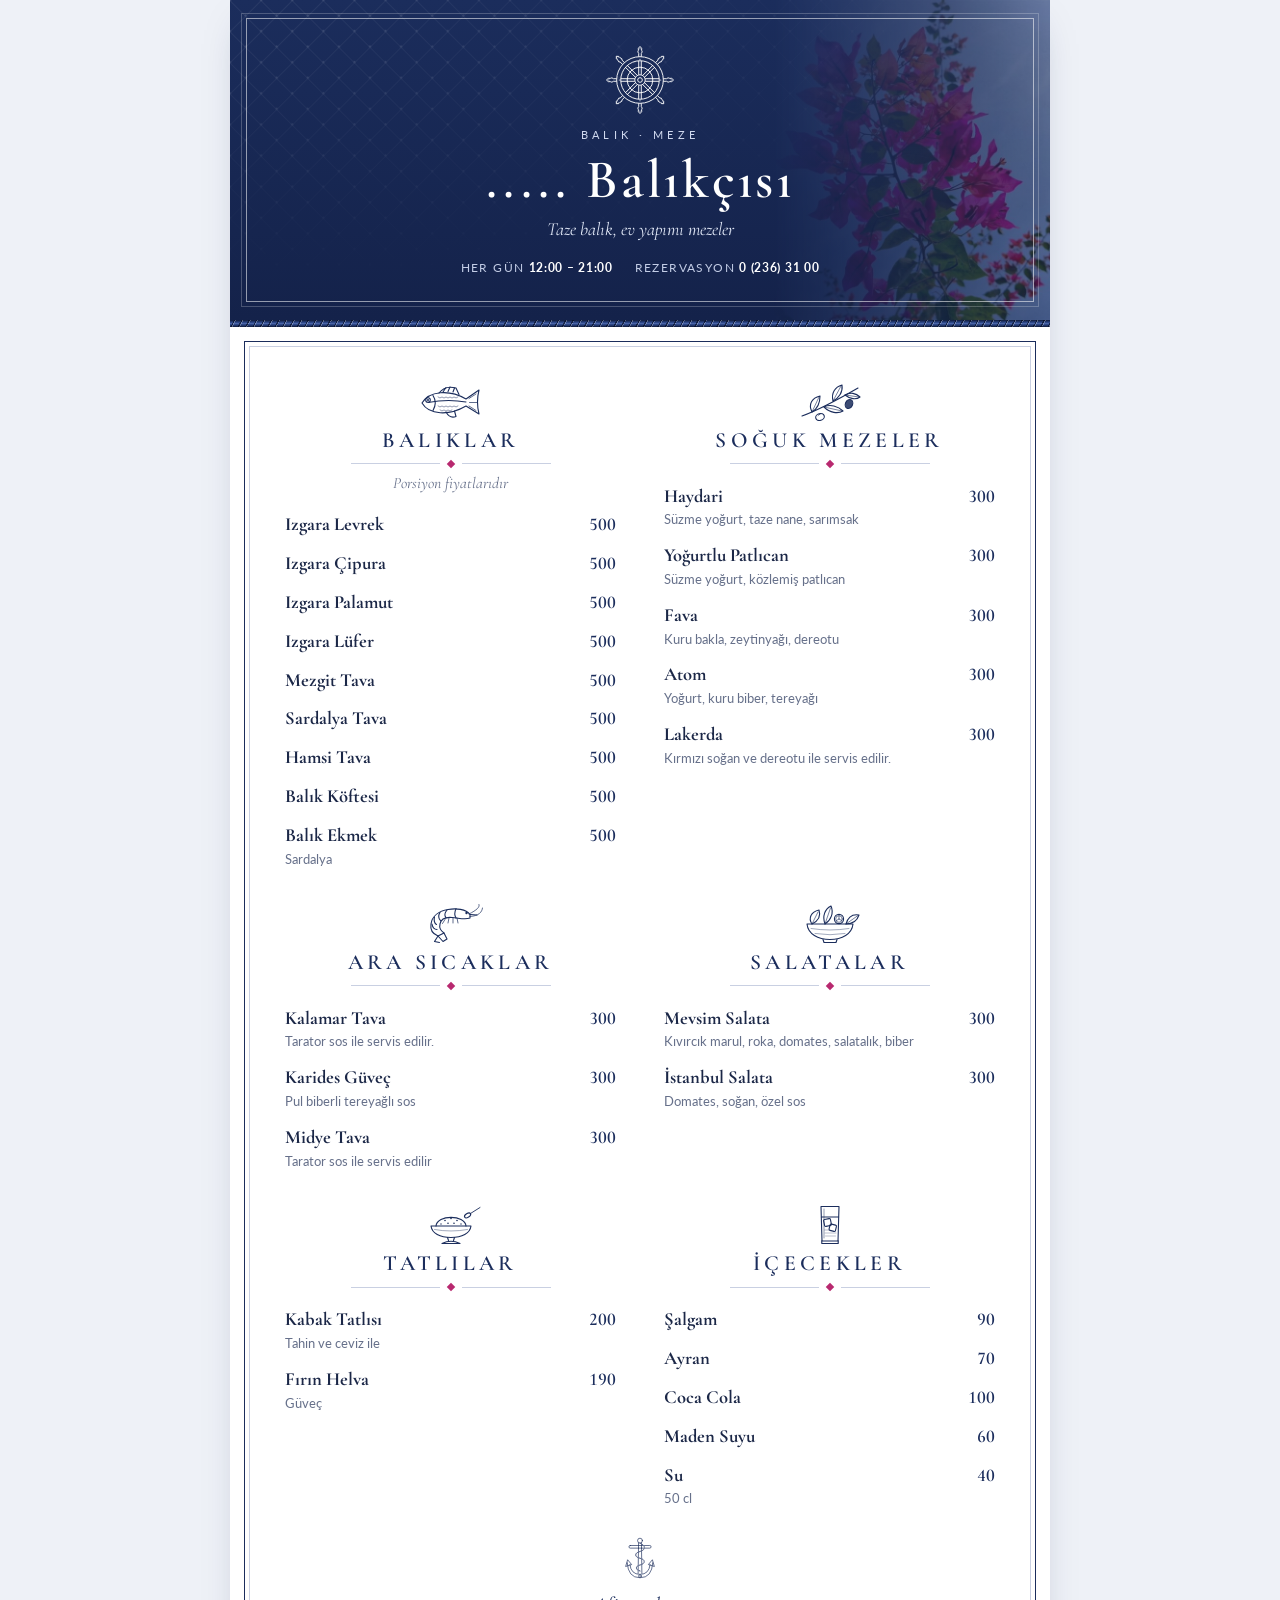
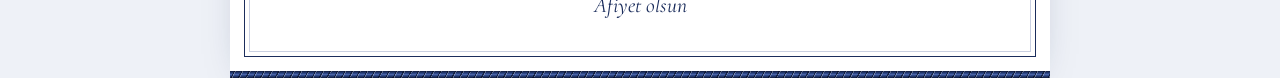
<file: index.html>
<!doctype html>
<html lang="tr">
<head>
  <meta charset="utf-8">
  <meta name="viewport" content="width=device-width, initial-scale=1">
  <!-- Telefon karanlık modda olsa da menü açık renkte kalsın -->
  <meta name="color-scheme" content="only light">
  <meta name="theme-color" content="#1b2d5c">
  <title>..... Balıkçısı · Menü</title>
  <link rel="preconnect" href="https://fonts.googleapis.com">
  <link rel="preconnect" href="https://fonts.gstatic.com" crossorigin>
  <link rel="stylesheet" href="https://fonts.googleapis.com/css2?family=Cormorant+Garamond:ital,wght@0,500;0,600;0,700;1,500&family=Lato:wght@400;700&display=swap">
  <link rel="stylesheet" href="css/menu.css">
</head>
<body>

<!-- ===== Çizimler (gravür tarzı, rengi CSS'teki "color" değerinden alır) ===== -->
<svg width="0" height="0" style="position:absolute" aria-hidden="true">
  <defs>
    <!-- Dümen -->
    <symbol id="helm" viewBox="0 0 120 120">
      <g fill="none" stroke="currentColor" stroke-width="1.6" stroke-linejoin="round">
        <circle cx="60" cy="60" r="40"/><circle cx="60" cy="60" r="33"/><circle cx="60" cy="60" r="22"/>
        <circle cx="60" cy="60" r="9"/><circle cx="60" cy="60" r="4"/>
        <g id="spoke">
          <path d="M57.8 51 V27 M62.2 51 V27"/>
          <path d="M57.8 20 V14.5 q-2.8 -2.5 -.6 -5.5 q-1.4 -3.5 2.8 -6.5 q4.2 3 2.8 6.5 q2.2 3 -.6 5.5 V20"/>
          <path d="M58.6 6.5 h2.8" stroke-width="1"/>
        </g>
        <use href="#spoke" transform="rotate(45 60 60)"/><use href="#spoke" transform="rotate(90 60 60)"/>
        <use href="#spoke" transform="rotate(135 60 60)"/><use href="#spoke" transform="rotate(180 60 60)"/>
        <use href="#spoke" transform="rotate(225 60 60)"/><use href="#spoke" transform="rotate(270 60 60)"/>
        <use href="#spoke" transform="rotate(315 60 60)"/>
      </g>
      <g fill="currentColor"><circle cx="60" cy="24.5" r="1"/><circle cx="95.5" cy="60" r="1"/><circle cx="60" cy="95.5" r="1"/><circle cx="24.5" cy="60" r="1"/></g>
    </symbol>

    <!-- Halatlı çapa -->
    <symbol id="anchor" viewBox="0 0 80 116">
      <g fill="none" stroke="currentColor" stroke-width="1.8" stroke-linejoin="round" stroke-linecap="round">
        <circle cx="40" cy="9" r="6.5"/>
        <path d="M14 22 H66 a3.5 3.5 0 0 1 0 7 H14 a3.5 3.5 0 0 1 0 -7 Z"/>
        <path d="M36 15.5 V29 M44 15.5 V29 M36 29 L35 96 M44 29 L45 96"/>
        <path d="M6 68 Q8 108 40 108 Q72 108 74 68 M13 73 Q16 99 40 99 Q64 99 67 73"/>
        <path d="M2 77 L7 60 L17 72 Z M78 77 L73 60 L63 72 Z"/>
        <circle cx="40" cy="103.5" r="3.6"/>
        <path d="M40 16 C56 21 56 34 40 38 C24 42 25 53 40 56 C55 59 55 71 40 74 C27 77 27 87 40 90" stroke-width="2.6"/>
        <path d="M40 16 C56 21 56 34 40 38 C24 42 25 53 40 56 C55 59 55 71 40 74 C27 77 27 87 40 90" stroke="#fff" stroke-width="1" stroke-dasharray="1.2 2.4"/>
      </g>
    </symbol>

    <!-- Kategori çizimleri -->
    <symbol id="fig-fish" viewBox="0 0 64 40">
      <g fill="none" stroke="currentColor" stroke-width="1.1" stroke-linejoin="round" stroke-linecap="round">
        <path d="M3 21 C10 9 30 7 47 17 L60 8 Q57 20 60 32 L47 24 C30 34 10 33 3 21 Z"/>
        <path d="M20 11 Q26 3 37 6 L40 12.5"/><path d="M24 10 L27 5.5 M29 9.5 L31 5 M34 10 L35.5 6"/>
        <path d="M27 30 Q31 37 37 34.5 L35.5 29"/>
        <path d="M14 13.5 Q18.5 20.5 14 28.5"/>
        <path d="M9 20.5 C22 18 36 18 47 20"/>
        <path d="M50 16.5 L57 12 M50.5 20.5 L58 20.5 M50 24 L57 28.5" stroke-width=".7"/>
        <g stroke-width=".6" opacity=".8">
          <path d="M19 15 q2 2 4 0 q2 2 4 0 q2 2 4 0 q2 2 4 0 q2 2 4 0"/>
          <path d="M19 24 q2 2 4 0 q2 2 4 0 q2 2 4 0 q2 2 4 0 q2 2 4 0"/>
          <path d="M21 28 q2 2 4 0 q2 2 4 0 q2 2 4 0"/>
        </g>
        <circle cx="9" cy="18" r="2.3"/>
      </g>
      <circle cx="9" cy="18" r="1" fill="currentColor"/>
    </symbol>

    <symbol id="fig-olive" viewBox="0 0 64 40">
      <g fill="none" stroke="currentColor" stroke-width="1.1" stroke-linecap="round" stroke-linejoin="round">
        <path d="M4 34 C18 29 34 21 60 6"/>
        <path d="M14 30 C10 22 14 16 22 14 C22 22 19 27 14 30 Z"/><path d="M14 30 L21 15" stroke-width=".6"/>
        <path d="M26 25 C32 31 40 32 45 29 C40 24 32 22 26 25 Z"/><path d="M26 25 L44 29" stroke-width=".6"/>
        <path d="M35 19 C33 11 37 5 44 3 C45 10 41 16 35 19 Z"/><path d="M35 19 L43 4" stroke-width=".6"/>
        <path d="M47 13 C52 17 58 18 62 15 C58 11 52 10 47 13 Z"/><path d="M47 13 L61 15" stroke-width=".6"/>
        <ellipse cx="22" cy="35" rx="4.4" ry="3.4" transform="rotate(-15 22 35)"/>
        <ellipse cx="51" cy="22" rx="3.6" ry="4.6" transform="rotate(25 51 22)"/>
      </g>
      <ellipse cx="51" cy="22" rx="3.6" ry="4.6" transform="rotate(25 51 22)" fill="currentColor" opacity=".85"/>
      <path d="M19.8 33.8 q1 -1.4 2.6 -1.6" stroke="currentColor" stroke-width=".7" fill="none"/>
    </symbol>

    <symbol id="fig-shrimp" viewBox="0 0 64 40">
      <g fill="none" stroke="currentColor" stroke-width="1.1" stroke-linecap="round" stroke-linejoin="round">
        <path d="M50 10 C58 6 61 3 60 0.5 M51 12.5 C60 12 63 8 63.5 4" stroke-width=".7"/>
        <path d="M58 11 L51 10.5"/>
        <path d="M51 10.5 C47 5 37 4 29 5.5 C20 7 13 12 12 20 C11 26 14 30 19 32 L25 29 C22 27 20 24 21 20 C22 15 27 13 33 13.5 C40 14 46 16 51 14 Z"/>
        <path d="M19 32 L24 37.5 L28 35 L25 29 M19 32 L15.5 37.5 L20.5 38.5"/>
        <path d="M28 6 C25.5 9 25.5 12 27 13.8 M21 8.5 C19 11.5 19.5 15 21.5 16.5 M15.5 13 C14.5 16 15.5 19.5 17.5 20.5 M13 20 C13.5 23 15.5 25.5 18 25.5 M37 4.6 C35.5 8 35.5 11.5 37 13.9"/>
        <path d="M38 14 l1 5 M34 14 l0 5 M30 14 l-1 5 M26 15.5 l-2.5 4" stroke-width=".7"/>
      </g>
      <circle cx="47.5" cy="9" r="1.2" fill="currentColor"/>
    </symbol>

    <symbol id="fig-lemon" viewBox="0 0 64 40">
      <g fill="none" stroke="currentColor" stroke-width="1.1" stroke-linecap="round" stroke-linejoin="round">
        <circle cx="24" cy="20" r="17"/><circle cx="24" cy="20" r="14.5"/>
        <path d="M24 20 V6 M24 20 L33.9 10.1 M24 20 H38 M24 20 L33.9 29.9 M24 20 V34 M24 20 L14.1 29.9 M24 20 H10 M24 20 L14.1 10.1" stroke-width=".8"/>
        <circle cx="24" cy="20" r="2"/>
        <path d="M40 25 C46 14 58 12 62 16 C59 26 49 31 40 25 Z"/><path d="M41 25 C48 21 55 18 61 16.5" stroke-width=".6"/>
        <g stroke-width=".5" opacity=".8"><path d="M29.5 9 q1.5 1.5 1 3.5 M35 15 q-1.5 1.8 -3.4 1.4 M18.5 31 q-1.5 -1.5 -1 -3.5"/></g>
      </g>
    </symbol>

    <symbol id="fig-shell" viewBox="0 0 64 40">
      <g fill="none" stroke="currentColor" stroke-width="1.1" stroke-linecap="round" stroke-linejoin="round">
        <path d="M32 35 L12 15 C14 3 50 3 52 15 Z"/>
        <path d="M26 39 L23.5 33.5 H40.5 L38 39 Z"/>
        <path d="M32 35 L14.5 10.5 M32 35 L19 7.5 M32 35 L25 5.4 M32 35 V4.8 M32 35 L39 5.4 M32 35 L45 7.5 M32 35 L49.5 10.5" stroke-width=".8"/>
        <path d="M17 18 Q32 14 47 18 M21 24 Q32 21 43 24 M25.5 29 Q32 27 38.5 29" stroke-width=".5" opacity=".8"/>
      </g>
    </symbol>

    <!-- Salata: yaprak ve domates dolu kâse -->
    <symbol id="fig-salad" viewBox="0 0 64 40">
      <g fill="none" stroke="currentColor" stroke-width="1.1" stroke-linecap="round" stroke-linejoin="round">
        <path d="M14 20 C10 14 13 8 21 6 C23 12 20 17 14 20 Z"/><path d="M14 20 L20 8" stroke-width=".6"/>
        <path d="M27 20 C24 12 27 5 33 2 C36 9 33 16 27 20 Z"/><path d="M27 20 L32.5 4" stroke-width=".6"/>
        <circle cx="41" cy="15" r="4.6"/><circle cx="41" cy="15" r="3.3" stroke-width=".6"/>
        <path d="M41 15 V11.7 M41 15 L43.9 16.7 M41 15 L38.1 16.7" stroke-width=".6"/>
        <path d="M48 20 C50 13 55 10 61 11 C59 17 54 20 48 20 Z"/><path d="M48 20 L60 11.5" stroke-width=".6"/>
        <path d="M9 20 H55 C54 30 44 35.5 32 35.5 C20 35.5 10 30 9 20 Z"/>
        <path d="M25 35.5 L26 38.5 H38 L39 35.5"/>
        <path d="M13 24.5 Q32 27.5 51 24.5 M17 29.5 Q32 32 47 29.5" stroke-width=".5" opacity=".8"/>
      </g>
    </symbol>

    <!-- Tatlı: ayaklı kâsede tatlı, üstünde ceviz, yanında kaşık -->
    <symbol id="fig-dessert" viewBox="0 0 64 40">
      <g fill="none" stroke="currentColor" stroke-width="1.1" stroke-linecap="round" stroke-linejoin="round">
        <path d="M17 21 C18 9.5 46 9.5 47 21"/>
        <path d="M12 21 H52 C51 28.5 43 32.5 32 32.5 C21 32.5 13 28.5 12 21 Z"/>
        <path d="M15.5 24.5 Q32 27.5 48.5 24.5" stroke-width=".5" opacity=".8"/>
        <path d="M28.5 32.5 L29.5 35.5 M35.5 32.5 L34.5 35.5"/>
        <path d="M23 38.5 Q32 34 41 38.5 Z"/>
        <path d="M51.5 8.5 L61 2.5" stroke-width=".9"/>
        <ellipse cx="48.6" cy="10.4" rx="3.4" ry="1.9" transform="rotate(-32 48.6 10.4)"/>
      </g>
      <g fill="currentColor">
        <circle cx="26" cy="15.5" r=".8"/><circle cx="32" cy="13.4" r=".8"/><circle cx="38" cy="15.5" r=".8"/>
        <circle cx="29" cy="18.2" r=".8"/><circle cx="35" cy="18.2" r=".8"/><circle cx="22" cy="19" r=".7"/><circle cx="42" cy="19" r=".7"/>
      </g>
    </symbol>

    <symbol id="fig-raki" viewBox="0 0 64 40">
      <g fill="none" stroke="currentColor" stroke-width="1.1" stroke-linejoin="round" stroke-linecap="round">
        <path d="M23 1.5 H41 L40 36 H24 Z"/>
        <path d="M23.4 12 H40.6"/>
        <path d="M23.8 35.9 V38.5 H40.2 V35.9"/>
        <rect x="26" y="14" width="7" height="7" rx="1.2" transform="rotate(-12 29.5 17.5)"/>
        <rect x="31.5" y="19.5" width="6.5" height="6.5" rx="1.2" transform="rotate(14 34.75 22.75)"/>
        <path d="M26 4 V33" stroke-width=".7" opacity=".7"/>
        <g stroke-width=".5" opacity=".6"><path d="M27 28 H38 M27.5 31 H37.5 M26.5 25 h4"/></g>
      </g>
    </symbol>
  </defs>
</svg>

<div class="sheet">

  <!-- ===== Üst bölüm ===== -->
  <header class="mast">
    <!-- silik balık ağı dokusu -->
    <svg class="net" aria-hidden="true">
      <defs>
        <pattern id="netP" width="22" height="22" patternUnits="userSpaceOnUse" patternTransform="rotate(45)">
          <path d="M0 0 H22 M0 0 V22" stroke="#ffffff" stroke-width=".8" fill="none"/>
          <g fill="#ffffff"><circle cx="0" cy="0" r="1.3"/><circle cx="22" cy="0" r="1.3"/><circle cx="0" cy="22" r="1.3"/><circle cx="22" cy="22" r="1.3"/></g>
        </pattern>
        <radialGradient id="netFade" cx="0" cy="0" r="0.9">
          <stop offset="0" stop-color="#fff"/><stop offset=".6" stop-color="#fff" stop-opacity=".35"/><stop offset="1" stop-color="#fff" stop-opacity="0"/>
        </radialGradient>
        <mask id="netM"><rect width="100%" height="100%" fill="url(#netFade)"/></mask>
      </defs>
      <rect width="100%" height="100%" fill="url(#netP)" mask="url(#netM)" opacity=".16"/>
    </svg>
    <!-- Begonvil fotoğrafı: Wikimedia Commons, CC0 (serbest kullanım) -->
    <img class="photo" src="img/begonvil.jpg" alt="">

    <div class="frame">
      <svg class="helm" aria-hidden="true"><use href="#helm"/></svg>
      <div class="eyebrow">Balık · Meze </div>
      <h1>..... Balıkçısı</h1>
      <p class="tagline">Taze balık, ev yapımı mezeler</p>
      <div class="meta">
        <span>Her gün <b>12:00 – 21:00</b></span>
        <span>Rezervasyon <b>0 (236) 31 00</b></span>
      </div>
    </div>
  </header>
  <div class="cord" aria-hidden="true"></div>

  <!-- ===== Ekran görünümü (QR ile açılan) ===== -->
  <div class="page screen-only">
    <div class="page-frame">
      <main class="body" id="menu"></main>
      <footer class="foot">
        <svg class="anchor" aria-hidden="true"><use href="#anchor"/></svg>
        <p class="afiyet">Afiyet olsun</p>
      </footer>
    </div>
  </div>
  <div class="cord screen-only" aria-hidden="true"></div>

  <!-- ===== Baskı görünümü: iki tam A4 sayfa ===== -->
  <div class="print-only">
    <section class="pp pp1"><div class="pf"><div class="cols" id="pp1"></div></div></section>
    <section class="pp pp2"><div class="pf">
      <div class="cols" id="pp2"></div>
      <footer class="foot">
        <svg class="anchor" aria-hidden="true"><use href="#anchor"/></svg>
        <p class="afiyet">Afiyet olsun</p>
      </footer>
    </div></section>
  </div>
</div>

<!-- Menü dosyaları her açılışta tazesi alınarak yüklenir;
     böylece telefonlar güncellemeden sonra eski fiyatları göstermez. -->
<script>
  ["js/menu-data.js", "js/menu.js"].forEach(function (dosya) {
    var s = document.createElement("script");
    s.src = dosya + "?v=" + Date.now();
    s.async = false; // sırayla yüklensin
    document.body.appendChild(s);
  });
</script>
</body>
</html>
</file>
<file: css/menu.css>
/* =========================================================
   Mavi Kıyı Balıkçısı — QR menü ve baskı stilleri
   Ekran: telefonda 1 sütun, genişte 2 sütun.
   Baskı: 2 sayfa A4, her sayfa kendi çerçevesiyle.
   ========================================================= */

:root {
  --navy: #1b2d5c;        /* parlament mavisi */
  --navy-deep: #14224a;
  --paper: #eef1f7;
  --sheet: #ffffff;
  --ink: #1b2747;
  --muted: #66708a;
  --rule: #c9d0e2;
  --bloom: #b8296f;       /* begonvil */
  --font-display: "Cormorant Garamond", "Times New Roman", Georgia, serif;
  --font-body: "Lato", system-ui, -apple-system, "Segoe UI", sans-serif;
  color-scheme: only light;
}

* { box-sizing: border-box; }
html, body { background: var(--paper); }
body {
  margin: 0;
  color: var(--ink);
  font-family: var(--font-body);
  font-size: 15px;
  line-height: 1.5;
  -webkit-print-color-adjust: exact;
  print-color-adjust: exact;
}

.sheet {
  max-width: 820px;
  margin: 0 auto;
  background: var(--sheet);
  box-shadow: 0 10px 40px -20px rgba(20, 34, 74, .35);
}

/* ---------- Üst bölüm ---------- */
.mast {
  position: relative;
  overflow: hidden;
  color: #fff;
  text-align: center;
  background: linear-gradient(180deg, var(--navy) 0%, var(--navy-deep) 100%);
  padding: 18px 0;
}
.mast .frame {
  position: relative;
  z-index: 2;
  margin: 0 16px;
  border: 1px solid rgba(255, 255, 255, .55);
  outline: 1px solid rgba(255, 255, 255, .22);
  outline-offset: 4px;
  padding: 26px 16px 24px;
}
.mast .helm { width: 70px; height: 70px; display: block; margin: 0 auto 12px; color: #fff; }
.mast .eyebrow { font-size: .68rem; letter-spacing: .38em; text-transform: uppercase; color: #cfd8ee; }
.mast h1 {
  font-family: var(--font-display);
  font-weight: 600;
  font-size: clamp(2.1rem, 7.5vw, 3.4rem);
  letter-spacing: .06em;
  line-height: 1;
  margin: 10px 0 8px;
  text-wrap: balance;
}
.mast .tagline { margin: 0 auto; font-family: var(--font-display); font-style: italic; font-size: 1.15rem; color: #dfe6f5; }
.mast .meta {
  display: flex; justify-content: center; flex-wrap: wrap; gap: 4px 22px;
  margin: 16px 0 0;
  font-size: .72rem; letter-spacing: .12em; text-transform: uppercase; color: #c3cde6;
}
.mast .meta b { color: #fff; font-weight: 700; letter-spacing: .06em; }
.mast .net { position: absolute; z-index: 0; inset: 0; width: 100%; height: 100%; }
.mast .photo {
  position: absolute; z-index: 1; top: 0; right: 0;
  height: 100%; width: 34%; max-width: 100%;
  object-fit: cover; object-position: 50% 30%;
  opacity: .42;
  -webkit-mask-image: linear-gradient(to left, #000 0%, rgba(0, 0, 0, .5) 40%, transparent 100%);
  mask-image: linear-gradient(to left, #000 0%, rgba(0, 0, 0, .5) 40%, transparent 100%);
}
@media (max-width: 520px) { .mast .photo { width: 50%; opacity: .25; } }

/* ---------- Lacivert halat (kordon) ---------- */
.cord {
  height: 7px;
  background:
    repeating-linear-gradient(118deg, transparent 0 3.5px, rgba(5, 12, 32, .65) 3.5px 4.6px, rgba(255, 255, 255, .28) 4.6px 5.4px, transparent 5.4px 6.5px),
    linear-gradient(to bottom, #0f1a3a 0%, #2c4686 35%, #4a64a6 50%, #2c4686 65%, #0f1a3a 100%);
}

/* ---------- Sayfa çerçevesi ve gövde ---------- */
.page { padding: 14px; }
.page-frame { border: 1px solid var(--navy); outline: 1px solid var(--rule); outline-offset: -6px; }
.body { display: grid; grid-template-columns: 1fr; gap: 34px 48px; padding: 34px 22px 18px; }
@media (min-width: 720px) { .body { grid-template-columns: 1fr 1fr; padding: 40px 40px 22px; } }

/* ---------- Kategori ---------- */
.cat { break-inside: avoid; min-width: 0; }
.cat-head { text-align: center; margin-bottom: 16px; }
.cat-head .fig { width: 64px; height: 40px; display: block; margin: 0 auto 6px; color: var(--navy); }
.cat-head h2 {
  font-family: var(--font-display); font-weight: 600; font-size: 1.35rem;
  margin: 0; letter-spacing: .2em; text-transform: uppercase; color: var(--navy); line-height: 1.2;
}
.orn { display: flex; align-items: center; justify-content: center; gap: 8px; margin: 7px auto 5px; max-width: 200px; }
.orn span { flex: 1; height: 1px; background: var(--rule); }
.orn i { width: 6px; height: 6px; background: var(--bloom); transform: rotate(45deg); }
.cat-head p { margin: 0; font-family: var(--font-display); font-style: italic; font-size: .98rem; color: var(--muted); }

/* ---------- Ürün satırı ---------- */
.items { list-style: none; margin: 0; padding: 0; display: grid; gap: 12px; }
.it { min-width: 0; display: grid; grid-template-columns: 1fr auto; column-gap: 14px; align-items: baseline; }
.it .n { font-family: var(--font-display); font-weight: 700; font-size: 1.16rem; line-height: 1.2; min-width: 0; }
.it .p { font-family: var(--font-display); font-weight: 600; font-size: 1.12rem; color: var(--navy); font-variant-numeric: tabular-nums lining-nums; }
.it .d { grid-column: 1 / -1; margin: 1px 0 0; color: var(--muted); font-size: .82rem; }

/* ---------- Alt bilgi ---------- */
.foot { display: flex; flex-direction: column; align-items: center; text-align: center; padding: 6px 22px 26px; }
.foot .anchor { width: 30px; height: 44px; display: block; margin: 0 auto 8px; color: var(--navy); }
.foot .afiyet { font-family: var(--font-display); font-style: italic; font-size: 1.35rem; color: var(--navy); margin: 0 auto 8px; }
.foot p { margin: 0 auto 4px; max-width: 62ch; font-size: .76rem; color: var(--muted); }
.foot .note { margin-top: 10px; font-size: .64rem; letter-spacing: .2em; text-transform: uppercase; color: var(--bloom); }

/* ---------- Baskı (A4) ---------- */
.print-only { display: none; }
@page { size: A4; margin: 0; }
@media print {
  html, body { background: #fff; }
  body { font-size: 12.5px; }
  .sheet { max-width: none; box-shadow: none; }
  .screen-only { display: none !important; }
  .print-only { display: block; }

  .mast { height: 66mm; padding: 6mm 0 5mm; }
  .mast .frame { height: 100%; margin: 0 7mm; padding: 0 16px; display: flex; flex-direction: column; justify-content: center; }
  .mast .helm { width: 56px; height: 56px; margin-bottom: 8px; }

  .pp { padding: 6mm 7mm; overflow: hidden; }
  .pp1 { height: calc(296mm - 66mm - 7px); }
  .pp2 { height: 296mm; break-before: page; padding-top: 8mm; }
  .pf {
    height: 100%; display: flex; flex-direction: column;
    border: 1px solid var(--navy); outline: 1px solid var(--rule); outline-offset: -6px;
    padding: 10mm 13mm 4mm;
  }
  .cols { display: grid; grid-template-columns: 1fr 1fr; gap: 14mm; }
  .col { display: grid; gap: 10mm; align-content: start; min-width: 0; }
  .items { gap: 9px; }
  .pp2 .foot { margin-top: auto; padding: 0 16px 2mm; }
  .foot .anchor { width: 26px; height: 38px; margin-bottom: 4px; }
}
</file>
